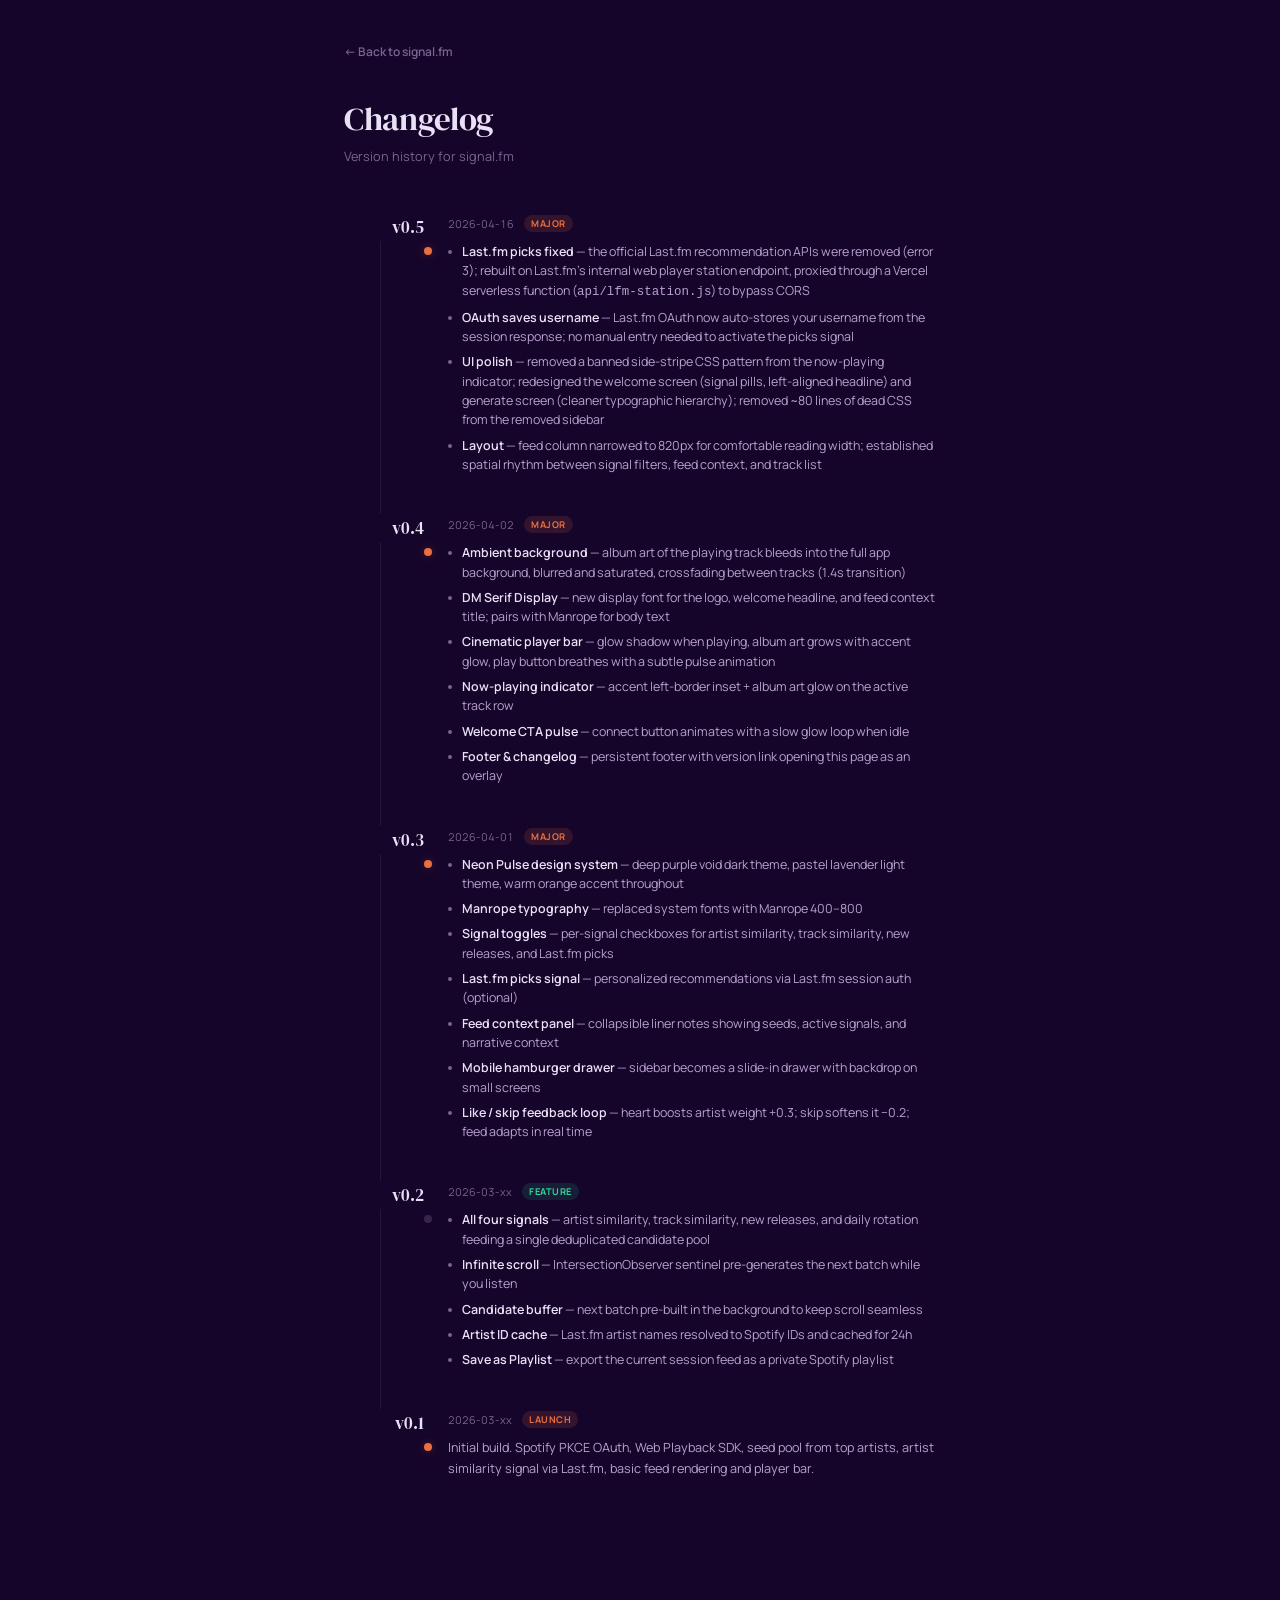
<file: changelog.html>
<!DOCTYPE html>
<html lang="en">
<head>
  <meta charset="UTF-8">
  <meta name="viewport" content="width=device-width, initial-scale=1.0">
  <title>Changelog &mdash; signal.fm</title>
  <link rel="preconnect" href="https://fonts.googleapis.com">
  <link rel="preconnect" href="https://fonts.gstatic.com" crossorigin>
  <link rel="stylesheet" href="https://fonts.googleapis.com/css2?family=DM+Serif+Display&family=Manrope:wght@400;500;600;700;800&display=swap">
  <script>
    (function() {
      var theme = localStorage.getItem('mixtape_theme') || 'dark';
      document.documentElement.setAttribute('data-theme', theme);
    })();
  </script>
  <link rel="stylesheet" href="css/style.css">
  <style>
    /* Changelog page overrides -- no ambient layer, clean reading view */
    body::before { display: none; }
    body { background: var(--bg); }

    .cl-wrap {
      max-width: 640px;
      margin: 0 auto;
      padding: 40px 24px 80px;
    }
    .cl-back {
      display: inline-flex;
      align-items: center;
      gap: 6px;
      font-size: 0.8rem;
      font-weight: 600;
      color: var(--fg-3);
      text-decoration: none;
      margin-bottom: 36px;
      transition: color 0.15s;
    }
    .cl-back:hover { color: var(--accent); text-decoration: none; }
    /* Hide back link when loaded in iframe */
    .in-iframe .cl-back { display: none; }

    .cl-heading {
      font-family: 'DM Serif Display', serif;
      font-size: 2.2rem;
      font-weight: 400;
      letter-spacing: -0.01em;
      color: var(--fg);
      margin-bottom: 6px;
    }
    .cl-sub {
      font-size: 0.85rem;
      color: var(--fg-3);
      margin-bottom: 48px;
    }

    .cl-entry {
      display: grid;
      grid-template-columns: 80px 1fr;
      gap: 0 24px;
      margin-bottom: 40px;
      position: relative;
    }
    /* Timeline line */
    .cl-entry::before {
      content: '';
      position: absolute;
      left: 36px;
      top: 28px;
      bottom: -40px;
      width: 1px;
      background: var(--border);
    }
    .cl-entry:last-child::before { display: none; }

    .cl-meta {
      display: flex;
      flex-direction: column;
      align-items: flex-end;
      padding-top: 3px;
      gap: 8px;
    }
    .cl-version {
      font-family: 'DM Serif Display', serif;
      font-size: 1.1rem;
      color: var(--fg);
      white-space: nowrap;
    }
    /* Timeline dot */
    .cl-dot {
      width: 8px;
      height: 8px;
      border-radius: 50%;
      background: var(--border-s);
      flex-shrink: 0;
      margin-right: -4px; /* align to timeline line center */
      position: relative;
      left: 4px;
    }
    .cl-dot.major { background: var(--accent); box-shadow: 0 0 8px var(--accent-glow); }

    .cl-body { padding-top: 2px; }
    .cl-row {
      display: flex;
      align-items: center;
      gap: 10px;
      margin-bottom: 10px;
    }
    .cl-date {
      font-size: 0.72rem;
      color: var(--fg-3);
      font-variant-numeric: tabular-nums;
    }
    .cl-tag {
      font-size: 0.62rem;
      font-weight: 700;
      text-transform: uppercase;
      letter-spacing: 0.06em;
      padding: 2px 7px;
      border-radius: 100px;
    }
    .tag-major  { background: var(--accent-dim); color: var(--accent); }
    .tag-feature { background: rgba(52,211,153,0.12); color: var(--teal); }
    .tag-fix    { background: var(--purple-bg); color: var(--purple); }
    .tag-launch { background: var(--accent-dim); color: var(--accent); }

    .cl-desc {
      font-size: 0.84rem;
      color: var(--fg-2);
      line-height: 1.6;
      margin-bottom: 10px;
    }
    .cl-list {
      list-style: none;
      padding: 0;
      margin: 0;
      display: flex;
      flex-direction: column;
      gap: 6px;
    }
    .cl-list li {
      font-size: 0.83rem;
      color: var(--fg-2);
      line-height: 1.55;
      padding-left: 14px;
      position: relative;
    }
    .cl-list li::before {
      content: '';
      position: absolute;
      left: 0;
      top: 8px;
      width: 4px;
      height: 4px;
      border-radius: 50%;
      background: var(--fg-3);
    }
    .cl-list li strong {
      color: var(--fg);
      font-weight: 600;
    }

    /* iframe mode: tighter padding */
    .in-iframe .cl-wrap { padding-top: 24px; }
  </style>
</head>
<body>
  <script>
    if (window.self !== window.top) document.body.classList.add('in-iframe');
  </script>

  <div class="cl-wrap">
    <a href="./" class="cl-back">&#8592; Back to signal.fm</a>

    <h1 class="cl-heading">Changelog</h1>
    <p class="cl-sub">Version history for signal.fm</p>

    <!-- v0.5 -->
    <div class="cl-entry">
      <div class="cl-meta">
        <span class="cl-version">v0.5</span>
        <span class="cl-dot major"></span>
      </div>
      <div class="cl-body">
        <div class="cl-row">
          <span class="cl-date">2026-04-16</span>
          <span class="cl-tag tag-major">Major</span>
        </div>
        <ul class="cl-list">
          <li><strong>Last.fm picks fixed</strong> &mdash; the official Last.fm recommendation APIs were removed (error 3); rebuilt on Last.fm&rsquo;s internal web player station endpoint, proxied through a Vercel serverless function (<code>api/lfm-station.js</code>) to bypass CORS</li>
          <li><strong>OAuth saves username</strong> &mdash; Last.fm OAuth now auto-stores your username from the session response; no manual entry needed to activate the picks signal</li>
          <li><strong>UI polish</strong> &mdash; removed a banned side-stripe CSS pattern from the now-playing indicator; redesigned the welcome screen (signal pills, left-aligned headline) and generate screen (cleaner typographic hierarchy); removed ~80 lines of dead CSS from the removed sidebar</li>
          <li><strong>Layout</strong> &mdash; feed column narrowed to 820px for comfortable reading width; established spatial rhythm between signal filters, feed context, and track list</li>
        </ul>
      </div>
    </div>

    <!-- v0.4 -->
    <div class="cl-entry">
      <div class="cl-meta">
        <span class="cl-version">v0.4</span>
        <span class="cl-dot major"></span>
      </div>
      <div class="cl-body">
        <div class="cl-row">
          <span class="cl-date">2026-04-02</span>
          <span class="cl-tag tag-major">Major</span>
        </div>
        <ul class="cl-list">
          <li><strong>Ambient background</strong> &mdash; album art of the playing track bleeds into the full app background, blurred and saturated, crossfading between tracks (1.4s transition)</li>
          <li><strong>DM Serif Display</strong> &mdash; new display font for the logo, welcome headline, and feed context title; pairs with Manrope for body text</li>
          <li><strong>Cinematic player bar</strong> &mdash; glow shadow when playing, album art grows with accent glow, play button breathes with a subtle pulse animation</li>
          <li><strong>Now-playing indicator</strong> &mdash; accent left-border inset + album art glow on the active track row</li>
          <li><strong>Welcome CTA pulse</strong> &mdash; connect button animates with a slow glow loop when idle</li>
          <li><strong>Footer &amp; changelog</strong> &mdash; persistent footer with version link opening this page as an overlay</li>
        </ul>
      </div>
    </div>

    <!-- v0.3 -->
    <div class="cl-entry">
      <div class="cl-meta">
        <span class="cl-version">v0.3</span>
        <span class="cl-dot major"></span>
      </div>
      <div class="cl-body">
        <div class="cl-row">
          <span class="cl-date">2026-04-01</span>
          <span class="cl-tag tag-major">Major</span>
        </div>
        <ul class="cl-list">
          <li><strong>Neon Pulse design system</strong> &mdash; deep purple void dark theme, pastel lavender light theme, warm orange accent throughout</li>
          <li><strong>Manrope typography</strong> &mdash; replaced system fonts with Manrope 400&ndash;800</li>
          <li><strong>Signal toggles</strong> &mdash; per-signal checkboxes for artist similarity, track similarity, new releases, and Last.fm picks</li>
          <li><strong>Last.fm picks signal</strong> &mdash; personalized recommendations via Last.fm session auth (optional)</li>
          <li><strong>Feed context panel</strong> &mdash; collapsible liner notes showing seeds, active signals, and narrative context</li>
          <li><strong>Mobile hamburger drawer</strong> &mdash; sidebar becomes a slide-in drawer with backdrop on small screens</li>
          <li><strong>Like / skip feedback loop</strong> &mdash; heart boosts artist weight +0.3; skip softens it &minus;0.2; feed adapts in real time</li>
        </ul>
      </div>
    </div>

    <!-- v0.2 -->
    <div class="cl-entry">
      <div class="cl-meta">
        <span class="cl-version">v0.2</span>
        <span class="cl-dot"></span>
      </div>
      <div class="cl-body">
        <div class="cl-row">
          <span class="cl-date">2026-03-xx</span>
          <span class="cl-tag tag-feature">Feature</span>
        </div>
        <ul class="cl-list">
          <li><strong>All four signals</strong> &mdash; artist similarity, track similarity, new releases, and daily rotation feeding a single deduplicated candidate pool</li>
          <li><strong>Infinite scroll</strong> &mdash; IntersectionObserver sentinel pre-generates the next batch while you listen</li>
          <li><strong>Candidate buffer</strong> &mdash; next batch pre-built in the background to keep scroll seamless</li>
          <li><strong>Artist ID cache</strong> &mdash; Last.fm artist names resolved to Spotify IDs and cached for 24h</li>
          <li><strong>Save as Playlist</strong> &mdash; export the current session feed as a private Spotify playlist</li>
        </ul>
      </div>
    </div>

    <!-- v0.1 -->
    <div class="cl-entry">
      <div class="cl-meta">
        <span class="cl-version">v0.1</span>
        <span class="cl-dot major"></span>
      </div>
      <div class="cl-body">
        <div class="cl-row">
          <span class="cl-date">2026-03-xx</span>
          <span class="cl-tag tag-launch">Launch</span>
        </div>
        <p class="cl-desc">Initial build. Spotify PKCE OAuth, Web Playback SDK, seed pool from top artists, artist similarity signal via Last.fm, basic feed rendering and player bar.</p>
      </div>
    </div>

  </div>
</body>
</html>
</file>
<file: css/style.css>
/* signal.fm -- style.css v2
   Design system: Neon Pulse, Manrope, cinematic music-forward */

@import url('https://fonts.googleapis.com/css2?family=DM+Serif+Display&family=Manrope:wght@400;500;600;700;800&display=swap');

/* ---- Reset ---- */
*, *::before, *::after { box-sizing: border-box; margin: 0; padding: 0; }

/* ---- Ambient background -- crossfading album art atmosphere ---- */
.ambient-bg {
  position: fixed;
  inset: 0;
  z-index: -2;
  overflow: hidden;
  pointer-events: none;
}
.ambient-img {
  position: absolute;
  inset: -80px;
  width: calc(100% + 160px);
  height: calc(100% + 160px);
  object-fit: cover;
  filter: blur(40px) saturate(1.6);
  opacity: 0;
  transition: opacity 1.4s ease;
  transform: scale(1.1);
}
.ambient-img.active { opacity: 0.35; }
[data-theme="light"] .ambient-img.active { opacity: 0.20; }

/* Gradient overlay for readability */
body::before {
  content: '';
  position: fixed;
  inset: 0;
  z-index: -1;
  background:
    linear-gradient(180deg, var(--bg) 0%, transparent 18%, transparent 72%, var(--bg) 100%),
    radial-gradient(ellipse at 50% 38%, transparent 0%, rgba(0,0,0,0.25) 100%);
  pointer-events: none;
}
[data-theme="light"] body::before {
  background:
    linear-gradient(180deg, var(--bg) 0%, transparent 18%, transparent 72%, var(--bg) 100%);
}

/* ---- Design tokens: Light (Pastel Neon) ---- */
:root {
  --bg:            #faf9ff;
  --bg-2:          #f0ecff;
  --surface:       #ffffff;
  --surface-2:     #ede8ff;
  --border:        rgba(124, 58, 237, 0.08);
  --border-s:      rgba(124, 58, 237, 0.16);
  --fg:            #1a0d2e;
  --fg-2:          #5a4875;
  --fg-3:          #9b88b8;

  --accent:        #c55f38;
  --accent-glow:   rgba(197, 95, 56, 0.20);
  --accent-dim:    rgba(197, 95, 56, 0.10);

  --purple:        #7c3aed;
  --purple-bg:     rgba(124, 58, 237, 0.10);
  --teal:          #059669;
  --teal-bg:       rgba(5, 150, 105, 0.10);
  --coral:         #e0185a;
  --coral-bg:      rgba(224, 24, 90, 0.10);
  --gold:          #b45309;
  --gold-bg:       rgba(180, 83, 9, 0.10);
  --amber:         #0284c7;
  --amber-bg:      rgba(2, 132, 199, 0.10);

  --card-shadow:       0 2px 12px rgba(124, 58, 237, 0.07);
  --card-shadow-hover: 0 6px 32px rgba(124, 58, 237, 0.12);
  --input-bg:      #f5f2ff;
  --error-bg:      #fff1f2;
  --hover:         rgba(0, 0, 0, 0.04);
  --hover-s:       rgba(0, 0, 0, 0.07);

  --header-bg:     rgba(250, 249, 255, 0.88);
  --player-bg:     rgba(252, 250, 255, 0.92);
  --player-border: rgba(124, 58, 237, 0.07);
  --progress-bg:   #ddd8f0;
  --progress-fill: var(--accent);

  --radius-s: 6px;
  --radius-m: 10px;
  --radius-l: 16px;

  --ease-out:       cubic-bezier(0.0, 0.0, 0.2, 1);
  --ease-in-out:    cubic-bezier(0.4, 0.0, 0.2, 1);
  --ease-out-quint: cubic-bezier(0.22, 1, 0.36, 1);
  --ease-out-expo:  cubic-bezier(0.16, 1, 0.3, 1);
}

/* ---- Design tokens: Dark (Neon Pulse) ---- */
[data-theme="dark"] {
  --bg:            #16052a;
  --bg-2:          #1c0b35;
  --surface:       #21103d;
  --surface-2:     #2a1850;
  --border:        rgba(185, 162, 208, 0.10);
  --border-s:      rgba(185, 162, 208, 0.20);
  --fg:            #e8e0f5;
  --fg-2:          #b9a2d0;
  --fg-3:          #7a6490;

  --accent:        #e87040;
  --accent-glow:   rgba(232, 112, 64, 0.28);
  --accent-dim:    rgba(232, 112, 64, 0.14);

  --purple:        #b6a0ff;
  --purple-bg:     rgba(182, 160, 255, 0.12);
  --teal:          #34d399;
  --teal-bg:       rgba(52, 211, 153, 0.12);
  --coral:         #ff6c95;
  --coral-bg:      rgba(255, 108, 149, 0.12);
  --gold:          #f59e0b;
  --gold-bg:       rgba(245, 158, 11, 0.12);
  --amber:         #38bdf8;
  --amber-bg:      rgba(56, 189, 248, 0.12);

  --card-shadow:       0 4px 24px rgba(0, 0, 0, 0.56);
  --card-shadow-hover: 0 8px 64px rgba(182, 160, 255, 0.08);
  --input-bg:      #120440;
  --error-bg:      #1a0a0a;
  --hover:         rgba(255, 255, 255, 0.04);
  --hover-s:       rgba(255, 255, 255, 0.07);

  --header-bg:     rgba(22, 5, 42, 0.88);
  --player-bg:     rgba(22, 5, 42, 0.92);
  --player-border: rgba(182, 160, 255, 0.10);
  --progress-bg:   #3a2060;
  --progress-fill: var(--accent);
}

/* ---- Theme icon visibility ---- */
[data-theme="dark"] .icon-moon { display: none; }
[data-theme="dark"] .icon-sun  { display: inline; }
:root .icon-sun,  [data-theme="light"] .icon-sun  { display: none; }
:root .icon-moon, [data-theme="light"] .icon-moon { display: inline; }

/* ---- Base ---- */
html { font-size: 15px; }
body {
  font-family: 'Manrope', -apple-system, BlinkMacSystemFont, 'Segoe UI', sans-serif;
  background: var(--bg);
  color: var(--fg);
  min-height: 100vh;
  transition: background 0.2s, color 0.2s;
  -webkit-font-smoothing: antialiased;
  -moz-osx-font-smoothing: grayscale;
}
body.has-player { padding-bottom: 90px; }

a { color: var(--accent); text-decoration: none; }
a:hover { text-decoration: underline; }

/* ---- Buttons ---- */
.btn {
  display: inline-flex;
  align-items: center;
  gap: 6px;
  padding: 8px 16px;
  border: 1px solid var(--border-s);
  border-radius: var(--radius-s);
  background: var(--surface);
  color: var(--fg);
  font-size: 0.82rem;
  font-weight: 500;
  font-family: inherit;
  letter-spacing: 0.005em;
  cursor: pointer;
  transition: background 150ms, border-color 150ms, box-shadow 150ms, opacity 150ms;
  white-space: nowrap;
}
.btn:hover {
  border-color: var(--fg-3);
  background: var(--surface-2);
}
.btn-primary {
  background: var(--accent);
  color: #fff;
  border-color: transparent;
  border-radius: 100px;
}
.btn-primary:hover {
  opacity: 0.88;
  background: var(--accent);
  box-shadow: 0 0 20px var(--accent-glow);
}
.btn-secondary { background: transparent; }
.btn-small  { padding: 5px 10px; font-size: 0.78rem; }
/* btn-large pairs with btn-primary for CTAs; all large buttons are pill-shaped by intent */
.btn-large  { padding: 13px 30px; font-size: 0.92rem; border-radius: 100px; }

.icon-btn {
  display: inline-flex;
  align-items: center;
  justify-content: center;
  width: 36px;
  height: 36px;
  border: none;
  border-radius: 50%;
  background: transparent;
  color: var(--fg-2);
  cursor: pointer;
  transition: background 150ms, color 150ms, transform 150ms;
  flex-shrink: 0;
}
.icon-btn:hover {
  background: var(--hover-s);
  color: var(--fg);
}

/* ---- Input ---- */
.input-field {
  padding: 8px 12px;
  border: 1px solid var(--border-s);
  border-radius: var(--radius-s);
  background: var(--input-bg);
  color: var(--fg);
  font-size: 0.82rem;
  font-family: inherit;
  outline: none;
  transition: border-color 150ms, box-shadow 150ms;
}
.input-field:focus {
  border-color: var(--accent);
  box-shadow: 0 0 0 3px var(--accent-dim);
}
.input-field::placeholder { color: var(--fg-3); }

/* ---- Header ---- */
.app-header {
  display: flex;
  align-items: center;
  justify-content: space-between;
  padding: 0 24px;
  height: 56px;
  background: var(--header-bg);
  backdrop-filter: blur(20px);
  -webkit-backdrop-filter: blur(20px);
  position: sticky;
  top: 0;
  z-index: 100;
}
.header-left { display: flex; align-items: center; gap: 12px; }
.header-right { display: flex; align-items: center; gap: 6px; }

.logo {
  font-family: 'DM Serif Display', serif;
  font-size: 1.2rem;
  font-weight: 400;
  letter-spacing: -0.01em;
  color: var(--fg);
}
.logo-dot { color: var(--accent); }

/* ---- Main layout ---- */
.main-layout {
  display: flex;
  max-width: 820px;
  margin: 0 auto;
  min-height: calc(100vh - 56px);
}

/* Signal badges -- soft tinted pills */
.badge {
  font-size: 0.62rem;
  padding: 2px 7px;
  border-radius: 100px;
  font-weight: 600;
  text-transform: uppercase;
  letter-spacing: 0.04em;
  white-space: nowrap;
}
.badge-purple { background: var(--purple-bg); color: var(--purple); }
.badge-teal   { background: var(--teal-bg);   color: var(--teal); }
.badge-coral  { background: var(--coral-bg);  color: var(--coral); }
.badge-gold   { background: var(--gold-bg);   color: var(--gold); }

/* ---- Signal filter chips ---- */
.signal-filters {
  display: flex;
  align-items: center;
  flex-wrap: wrap;
  gap: 6px;
  margin-bottom: 24px;
  padding: 0 2px;
}
.filters-label {
  font-size: 0.67rem;
  font-weight: 600;
  letter-spacing: 0.1em;
  text-transform: uppercase;
  color: var(--fg-3);
  margin-right: 4px;
  flex-shrink: 0;
}
/* Chip entrance */
@keyframes chipIn {
  from { opacity: 0; transform: translateY(10px) scale(0.88); }
  to   { opacity: 1; transform: translateY(0)    scale(1); }
}
/* Toggle ON: signal switching on */
@keyframes chipPop {
  0%   { transform: scale(1); }
  35%  { transform: scale(1.14); }
  65%  { transform: scale(0.96); }
  100% { transform: scale(1); }
}
/* Toggle OFF: signal going quiet */
@keyframes chipOff {
  0%   { transform: scale(1); }
  30%  { transform: scale(0.88); }
  100% { transform: scale(1); }
}

.signal-chip {
  display: inline-flex;
  align-items: center;
  gap: 6px;
  padding: 5px 12px;
  border-radius: 100px;
  font-size: 0.78rem;
  font-weight: 600;
  font-family: inherit;
  cursor: pointer;
  border: 1px solid transparent;
  line-height: 1;
  user-select: none;
  transition: background 200ms, color 200ms, border-color 200ms, transform 180ms cubic-bezier(0.22, 1, 0.36, 1), box-shadow 200ms;
  animation: chipIn 420ms cubic-bezier(0.22, 1, 0.36, 1) both;
}
.signal-chip input[type="checkbox"] { display: none; }

/* Staggered entrance by position in the strip */
.signal-filters .signal-chip:nth-child(2) { animation-delay: 0ms; }
.signal-filters .signal-chip:nth-child(3) { animation-delay: 65ms; }
.signal-filters .signal-chip:nth-child(4) { animation-delay: 130ms; }
.signal-filters .signal-chip:nth-child(5) { animation-delay: 195ms; }
.signal-filters .signal-chip:nth-child(7) { animation-delay: 260ms; }

.chip-purple { background: var(--purple-bg); color: var(--purple); }
.chip-teal   { background: var(--teal-bg);   color: var(--teal); }
.chip-coral  { background: var(--coral-bg);  color: var(--coral); }
.chip-amber  { background: var(--amber-bg);  color: var(--amber); }
.chip-gold   { background: var(--gold-bg);   color: var(--gold); }

/* Inactive: transparent background + muted border, like lfm-connect-btn */
.signal-chip:has(input:not(:checked)) {
  background: transparent;
  color: var(--fg-3);
  border-color: var(--border-s);
}

/* Hover: lift + per-color glow (active/checked chips) */
.signal-chip:hover                { transform: translateY(-2px); }
.chip-purple:hover                { box-shadow: 0 4px 20px var(--purple-bg); }
.chip-teal:hover                  { box-shadow: 0 4px 20px var(--teal-bg); }
.chip-coral:hover                 { box-shadow: 0 4px 20px var(--coral-bg); }
.chip-amber:hover                 { box-shadow: 0 4px 20px var(--amber-bg); }
.chip-gold:hover                  { box-shadow: 0 4px 20px var(--gold-bg); }
/* Inactive chip hover: subtle bg only, no colored glow */
.signal-chip:has(input:not(:checked)):hover { background: var(--hover); color: var(--fg-2); box-shadow: none; }

/* Press: quick tactile dip */
.signal-chip:active { transform: scale(0.92) translateY(0) !important; transition-duration: 60ms; }

/* JS-driven toggle animations */
.signal-chip.chip-anim-on  { animation: chipPop 360ms cubic-bezier(0.22, 1, 0.36, 1) both; }
.signal-chip.chip-anim-off { animation: chipOff 260ms cubic-bezier(0.22, 1, 0.36, 1) both; }

.chip-lfm-connect {
  background: transparent;
  color: var(--fg-3);
  border: 1px solid var(--border-s);
  font-size: 0.75rem;
  font-weight: 500;
}
.chip-lfm-connect:hover { background: var(--hover-s); color: var(--fg-2); box-shadow: none; }


/* ---- Welcome screen ---- */
.welcome-screen {
  flex: 1;
  display: flex;
  align-items: center;
  padding: 64px 4px;
}
.welcome-content {
  text-align: left;
  max-width: 500px;
}

/* Welcome signal chips */
.welcome-signals {
  display: flex;
  flex-wrap: wrap;
  gap: 8px;
  margin-bottom: 36px;
}
.ws-chip {
  font-size: 0.73rem;
  font-weight: 600;
  padding: 4px 12px;
  border-radius: 100px;
  letter-spacing: 0.02em;
}
.ws-purple { background: var(--purple-bg); color: var(--purple); }
.ws-teal   { background: var(--teal-bg);   color: var(--teal); }
.ws-coral  { background: var(--coral-bg);  color: var(--coral); }
.ws-amber  { background: var(--amber-bg);  color: var(--amber); }

/* ---- Generate screen ---- */
.generate-screen {
  display: flex;
  align-items: center;
  justify-content: center;
  min-height: calc(100vh - 200px);
  padding: 40px 24px;
}

.generate-screen-inner {
  display: flex;
  flex-direction: column;
  align-items: center;
  text-align: center;
  gap: 0;
  max-width: 420px;
}

.generate-screen-title {
  font-family: 'DM Serif Display', serif;
  font-size: 2.2rem;
  font-weight: 400;
  color: var(--fg);
  margin: 0 0 10px;
  letter-spacing: -0.02em;
}

.generate-screen-tagline {
  color: var(--fg-3);
  font-size: 0.88rem;
  line-height: 1.6;
  margin: 0 0 32px;
  max-width: 320px;
}

.generate-lfm-hint {
  color: var(--fg-3);
  font-size: 12px;
}

@media (max-width: 480px) {
  .generate-screen-title { font-size: 22px; }
  .generate-screen-tagline { font-size: 13px; }
}

.welcome-content h2 {
  font-family: 'DM Serif Display', serif;
  font-size: 3.4rem;
  font-weight: 400;
  letter-spacing: -0.02em;
  line-height: 1.08;
  margin-bottom: 20px;
}
.welcome-content > p {
  color: var(--fg-2);
  margin-bottom: 28px;
  line-height: 1.65;
  font-size: 0.94rem;
  max-width: 42ch;
}

/* ---- Feed ---- */
.feed-container {
  flex: 1;
  padding: 32px 20px;
  min-width: 0;
}

.track-list {
  border-radius: var(--radius-m);
  overflow: hidden;
}

.feed-loading {
  display: flex;
  flex-direction: column;
  align-items: center;
  justify-content: center;
  padding: 80px 20px;
  color: var(--fg-2);
  gap: 16px;
  font-size: 0.85rem;
  font-weight: 500;
}

.spinner {
  width: 22px;
  height: 22px;
  border: 2px solid var(--border-s);
  border-top-color: var(--accent);
  border-radius: 50%;
  animation: spin 0.75s linear infinite;
}
@keyframes spin { to { transform: rotate(360deg); } }

.feed-sentinel { height: 1px; }

.feed-empty {
  text-align: center;
  padding: 64px 20px;
  color: var(--fg-2);
  font-size: 0.85rem;
  line-height: 1.65;
}

/* ---- Feed context / liner notes ---- */
.feed-context {
  background: var(--surface);
  border-radius: var(--radius-m);
  margin-bottom: 24px;
  overflow: hidden;
}
.feed-context-toggle {
  display: flex;
  align-items: center;
  justify-content: space-between;
  width: 100%;
  padding: 14px 16px;
  border: none;
  background: none;
  cursor: pointer;
  color: var(--fg);
  font-family: 'DM Serif Display', serif;
  font-size: 1rem;
  font-weight: 400;
}
.feed-context-toggle:hover { background: var(--hover-s); }
.feed-context-chevron { transition: transform 260ms var(--ease-out-quint); flex-shrink: 0; }
.feed-context.collapsed .feed-context-chevron { transform: rotate(-90deg); }
.feed-context-body {
  display: grid;
  grid-template-rows: 1fr;
  transition: grid-template-rows 300ms var(--ease-out-quint);
  overflow: hidden;
}
.feed-context-body-inner { min-height: 0; padding: 0 16px 16px; }
.feed-context.collapsed .feed-context-body { grid-template-rows: 0fr; }
.feed-context-narrative {
  font-size: 0.82rem;
  color: var(--fg-2);
  line-height: 1.6;
  margin-bottom: 12px;
}
.feed-context-seeds {
  display: flex;
  flex-wrap: wrap;
  gap: 6px;
  margin-bottom: 10px;
}
.feed-context-seed-pill {
  background: var(--purple-bg, rgba(139, 92, 246, 0.12));
  color: var(--purple, #8b5cf6);
  font-size: 0.72rem;
  font-weight: 600;
  padding: 3px 10px;
  border-radius: 100px;
}
.feed-context-signals {
  display: flex;
  flex-wrap: wrap;
  gap: 6px;
}

/* ---- Track list (playlist-style rows) ---- */

.track-item {
  display: flex;
  align-items: center;
  gap: 12px;
  padding: 9px 14px;
  cursor: pointer;
  transition: background 100ms, transform 150ms var(--ease-out-quint);
  animation: rowIn 0.28s var(--ease-out-quint) both;
}
.track-item:hover { background: var(--hover-s); transform: translateX(2px); }
.track-item:hover .track-thumb { transform: scale(1.06); }
.track-item.now-playing { background: var(--accent-dim); }
.track-item.now-playing .track-name { color: var(--accent); }
.track-item.now-playing .track-thumb { box-shadow: 0 0 14px var(--accent-glow); }
@keyframes rowIn {
  from { opacity: 0; transform: translateX(-8px); }
  to   { opacity: 1; transform: translateX(0); }
}

/* Track number / play icon swap */
.track-num-wrap {
  position: relative;
  width: 24px;
  align-self: stretch;
  flex-shrink: 0;
}
.track-num {
  position: absolute;
  inset: 0;
  display: flex;
  align-items: center;
  justify-content: flex-end;
  font-size: 0.73rem;
  color: var(--fg-2);
  transition: opacity 100ms;
}
.track-play-icon {
  position: absolute;
  inset: 0;
  display: flex;
  align-items: center;
  justify-content: flex-end;
  color: var(--fg);
  opacity: 0;
  transition: opacity 100ms;
}
.track-item:hover .track-num { opacity: 0; }
.track-item:hover .track-play-icon { opacity: 1; }
.track-item.now-playing .track-num { opacity: 0; }
.track-item.now-playing .track-play-icon { opacity: 1; color: var(--accent); }

/* Equalizer bars for now-playing */
.icon-track-bars { display: none; }
.track-item.now-playing .icon-track-play { display: none; }
.track-item.now-playing .icon-track-bars { display: block; }

@keyframes barBounce {
  0%, 100% { transform: scaleY(0.28); }
  50%       { transform: scaleY(1.0); }
}
.icon-track-bars rect {
  transform-box: fill-box;
  transform-origin: 50% 100%;
  animation: barBounce 0.88s ease-in-out infinite;
}
.icon-track-bars rect:nth-child(2) { animation-delay: 0.18s; }
.icon-track-bars rect:nth-child(3) { animation-delay: 0.36s; }

/* Thumbnail */
.track-thumb {
  width: 40px;
  height: 40px;
  border-radius: 4px;
  object-fit: cover;
  background: var(--surface-2);
  flex-shrink: 0;
  transition: transform 220ms var(--ease-out-quint);
}

/* Text info */
.track-info { flex: 1; min-width: 0; }
.track-name {
  font-size: 0.86rem;
  font-weight: 500;
  white-space: nowrap;
  overflow: hidden;
  text-overflow: ellipsis;
  color: var(--fg);
  line-height: 1.3;
}
.track-artist {
  font-size: 0.76rem;
  color: var(--fg-2);
  white-space: nowrap;
  overflow: hidden;
  text-overflow: ellipsis;
  margin-top: 2px;
}

/* Source badges -- soft tinted pills */
.track-source-badge {
  font-size: 0.60rem;
  padding: 2px 7px;
  border-radius: 100px;
  font-weight: 600;
  letter-spacing: 0.03em;
  white-space: nowrap;
  flex-shrink: 0;
}
.source-artist_similar  { background: var(--purple-bg); color: var(--purple); }
.source-track_similar   { background: var(--teal-bg);   color: var(--teal); }
.source-new_release     { background: var(--coral-bg);  color: var(--coral); }
.source-deep_cut        { background: var(--amber-bg);  color: var(--amber); }
.source-lfm_recommended { background: var(--gold-bg);   color: var(--gold); }

/* Duration */
.track-duration {
  font-size: 0.73rem;
  color: var(--fg-2);
  font-variant-numeric: tabular-nums;
  flex-shrink: 0;
  min-width: 32px;
  text-align: right;
}

/* Heart button */
.card-heart-btn {
  background: none;
  border: none;
  cursor: pointer;
  display: inline-flex;
  align-items: center;
  justify-content: center;
  padding: 4px;
  color: var(--fg-2);
  opacity: 0.2;
  flex-shrink: 0;
  transition: opacity 120ms, color 120ms;
}
.track-item:hover .card-heart-btn { opacity: 0.5; }
.card-heart-btn:hover { opacity: 1 !important; color: var(--accent); }
.card-heart-btn.liked { color: var(--accent); opacity: 0.9; }

@keyframes heartPop {
  0%   { transform: scale(1); }
  28%  { transform: scale(1.50); }
  54%  { transform: scale(0.86); }
  76%  { transform: scale(1.12); }
  100% { transform: scale(1); }
}
.card-heart-btn.anim-like,
.player-heart.anim-like {
  animation: heartPop 380ms var(--ease-out-quint) both;
}

/* ---- Player bar ---- */
.player-bar {
  position: fixed;
  bottom: 0;
  left: 0;
  right: 0;
  height: 80px;
  background: var(--player-bg);
  border-top: 1px solid var(--player-border);
  backdrop-filter: blur(32px) saturate(200%);
  -webkit-backdrop-filter: blur(32px) saturate(200%);
  display: flex;
  align-items: center;
  padding: 0 20px;
  gap: 16px;
  z-index: 200;
  transition: box-shadow 0.6s ease;
}
.player-bar.is-playing {
  box-shadow: 0 -4px 40px var(--accent-dim), 0 0 80px rgba(232,112,64,0.06);
}

@keyframes playerSlideUp {
  from { transform: translateY(100%); opacity: 0; }
  to   { transform: translateY(0);    opacity: 1; }
}
.player-bar.entering {
  animation: playerSlideUp 400ms var(--ease-out-quint) both;
}

.player-track-info {
  display: flex;
  align-items: center;
  gap: 12px;
  min-width: 220px;
  max-width: 300px;
}
.player-art {
  width: 52px;
  height: 52px;
  border-radius: var(--radius-s);
  object-fit: cover;
  background: var(--surface-2);
  box-shadow: 0 2px 12px rgba(0,0,0,0.35);
  flex-shrink: 0;
  transition: width 0.4s ease, height 0.4s ease, box-shadow 0.4s ease, border-radius 0.4s ease;
}
.player-bar.is-playing .player-art {
  width: 58px;
  height: 58px;
  border-radius: 8px;
  box-shadow: 0 0 20px var(--accent-glow), 0 4px 20px rgba(0,0,0,0.4);
}
.player-text {
  display: flex;
  flex-direction: column;
  min-width: 0;
}
.player-track-name {
  font-size: 0.84rem;
  font-weight: 600;
  white-space: nowrap;
  overflow: hidden;
  text-overflow: ellipsis;
  color: var(--fg);
}
.player-artist-name {
  font-size: 0.74rem;
  color: var(--fg-2);
  white-space: nowrap;
  overflow: hidden;
  text-overflow: ellipsis;
  margin-top: 2px;
}

.player-heart { color: var(--fg-2); }
.player-heart:hover { color: var(--accent); }
.player-heart.liked { color: var(--accent); }
.player-heart.liked svg { fill: var(--accent); stroke: var(--accent); }

.player-controls {
  display: flex;
  align-items: center;
  gap: 2px;
}
.player-play-btn {
  width: 42px;
  height: 42px;
  background: var(--accent) !important;
  color: #fff !important;
}
.player-play-btn:hover {
  opacity: 0.88;
  box-shadow: 0 0 20px var(--accent-glow);
  transform: scale(1.06);
}
@keyframes breathe {
  0%, 100% { box-shadow: 0 0 8px var(--accent-glow); }
  50%       { box-shadow: 0 0 22px var(--accent-glow), 0 0 44px rgba(232,112,64,0.1); }
}
.player-bar.is-playing .player-play-btn {
  animation: breathe 3s ease-in-out infinite;
}

.player-progress-wrap {
  flex: 1;
  display: flex;
  align-items: center;
  gap: 10px;
  min-width: 0;
}
.player-time {
  font-size: 0.68rem;
  color: var(--fg-2);
  font-variant-numeric: tabular-nums;
  min-width: 34px;
  text-align: center;
}
.player-progress-bar {
  flex: 1;
  height: 3px;
  background: var(--progress-bg);
  border-radius: 3px;
  cursor: pointer;
  position: relative;
  transition: height 150ms;
}
.player-progress-bar:hover { height: 5px; }
.player-progress {
  height: 100%;
  background: var(--progress-fill);
  border-radius: 3px;
  width: 0;
  transition: width 0.3s linear;
}

.player-volume-wrap {
  display: flex;
  align-items: center;
  gap: 8px;
  color: var(--fg-2);
  min-width: 120px;
}
.player-volume {
  -webkit-appearance: none;
  appearance: none;
  width: 80px;
  height: 3px;
  background: var(--progress-bg);
  border-radius: 3px;
  outline: none;
  cursor: pointer;
}
.player-volume::-webkit-slider-thumb {
  -webkit-appearance: none;
  width: 12px;
  height: 12px;
  border-radius: 50%;
  background: var(--fg);
  cursor: pointer;
}
.player-volume::-moz-range-thumb {
  width: 12px;
  height: 12px;
  border-radius: 50%;
  background: var(--fg);
  cursor: pointer;
  border: none;
}

/* ---- Footer ---- */
.app-footer {
  text-align: center;
  padding: 32px 20px 40px;
  font-size: 0.75rem;
  color: var(--fg-3);
  line-height: 1.8;
}
.app-footer a {
  color: var(--fg-3);
  text-decoration: none;
  transition: color 0.15s;
}
.app-footer a:hover { color: var(--accent); text-decoration: none; }

/* ---- Changelog overlay ---- */
.changelog-overlay {
  position: fixed;
  inset: 0;
  background: var(--bg);
  z-index: 1000;
  display: flex;
  flex-direction: column;
  animation: overlayIn 0.2s var(--ease-out);
}
@keyframes overlayIn {
  from { opacity: 0; transform: translateY(16px); }
  to   { opacity: 1; transform: translateY(0); }
}
.changelog-overlay-header {
  display: flex;
  justify-content: space-between;
  align-items: center;
  padding: 14px 20px;
  border-bottom: 1px solid var(--border);
  flex-shrink: 0;
}
.changelog-overlay-title {
  font-family: 'DM Serif Display', serif;
  font-size: 1rem;
  color: var(--fg);
}
.changelog-overlay-close {
  background: none;
  border: none;
  font-size: 18px;
  color: var(--fg-3);
  cursor: pointer;
  padding: 4px 8px;
  border-radius: 6px;
  transition: background 0.15s, color 0.15s;
}
.changelog-overlay-close:hover { background: var(--hover-s); color: var(--fg); }
.changelog-overlay-frame {
  flex: 1;
  border: none;
  width: 100%;
}

/* ---- Welcome screen entrance stagger ---- */
@keyframes fadeUp {
  from { opacity: 0; transform: translateY(18px); }
  to   { opacity: 1; transform: translateY(0); }
}
.welcome-content h2 {
  animation: fadeUp 580ms 80ms var(--ease-out-quint) both;
}
.welcome-content > p {
  animation: fadeUp 580ms 200ms var(--ease-out-quint) both;
}
.welcome-signals {
  animation: fadeUp 580ms 340ms var(--ease-out-quint) both;
}

/* ---- Welcome CTA pulse ---- */
@keyframes cta-pulse {
  0%, 100% { box-shadow: 0 0 0 0 var(--accent-glow); }
  50%       { box-shadow: 0 0 28px 6px var(--accent-glow); }
}
#welcome-connect-btn {
  animation:
    fadeUp     580ms  480ms var(--ease-out-quint) both,
    cta-pulse  2.8s  1200ms ease-in-out infinite;
}

/* ---- Responsive ---- */
@media (max-width: 768px) {
  .main-layout { flex-direction: column; }
  .feed-container { padding: 16px 12px; }
  .welcome-screen { padding: 48px 4px; }
  .welcome-content h2 { font-size: 2.2rem; }
  .track-item { padding: 8px 12px; gap: 10px; }
  .track-num-wrap { display: none; }
  .track-thumb { width: 36px; height: 36px; }
  .track-duration { display: none; }
  .track-source-badge { display: none; }
  .player-bar {
    height: 66px;
    padding: 0 12px;
    gap: 8px;
  }
  .player-track-info { min-width: 120px; max-width: 160px; }
  .player-art { width: 42px; height: 42px; }
  .player-bar.is-playing .player-art { width: 48px; height: 48px; }
  .ambient-img { filter: blur(40px) saturate(1.4); }
  .ambient-img.active { opacity: 0.28; }
  .player-volume-wrap { display: none; }
  .player-progress-wrap { display: none; }
  body.has-player { padding-bottom: 74px; }
  .app-header { padding: 0 16px; }
  .welcome-content h2 { font-size: 2rem; }
}

@media (prefers-reduced-motion: reduce) {
  *, *::before, *::after {
    animation-duration: 0.01ms !important;
    transition-duration: 0.01ms !important;
  }
}
</file>
